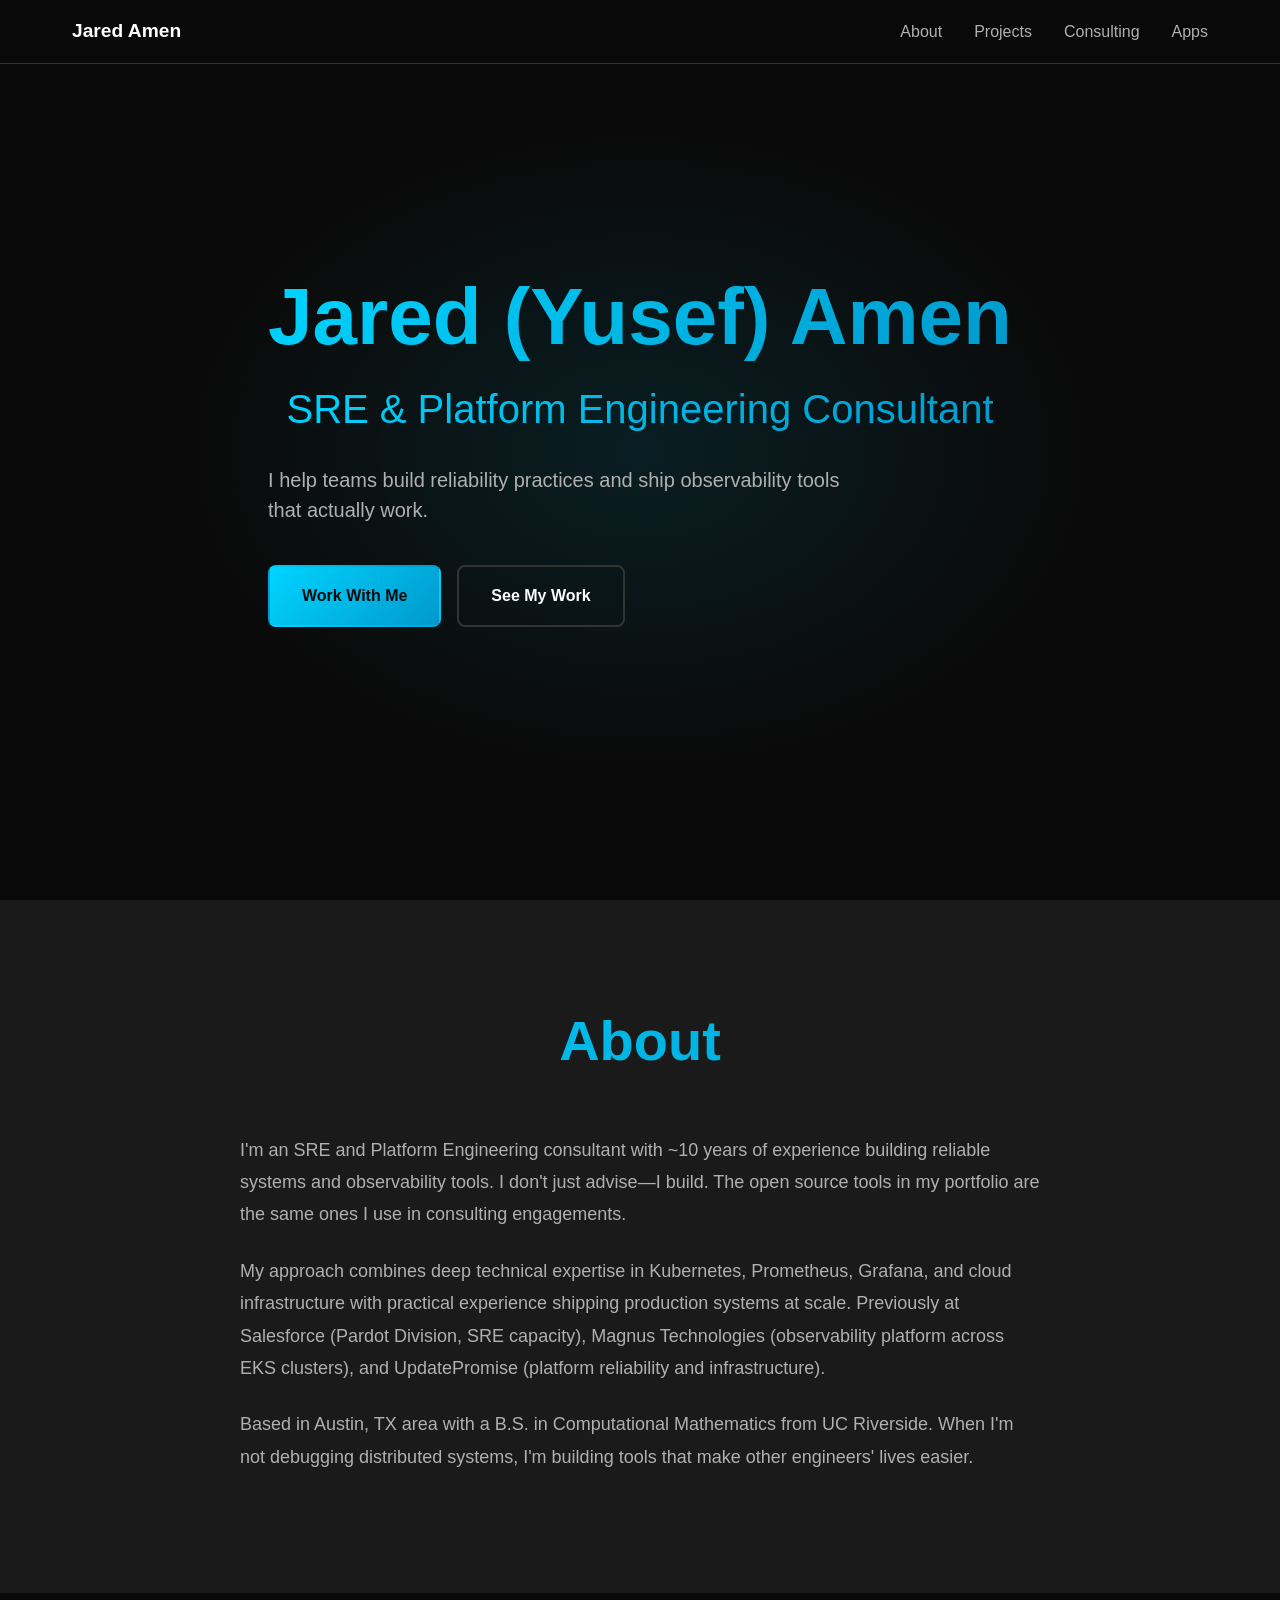
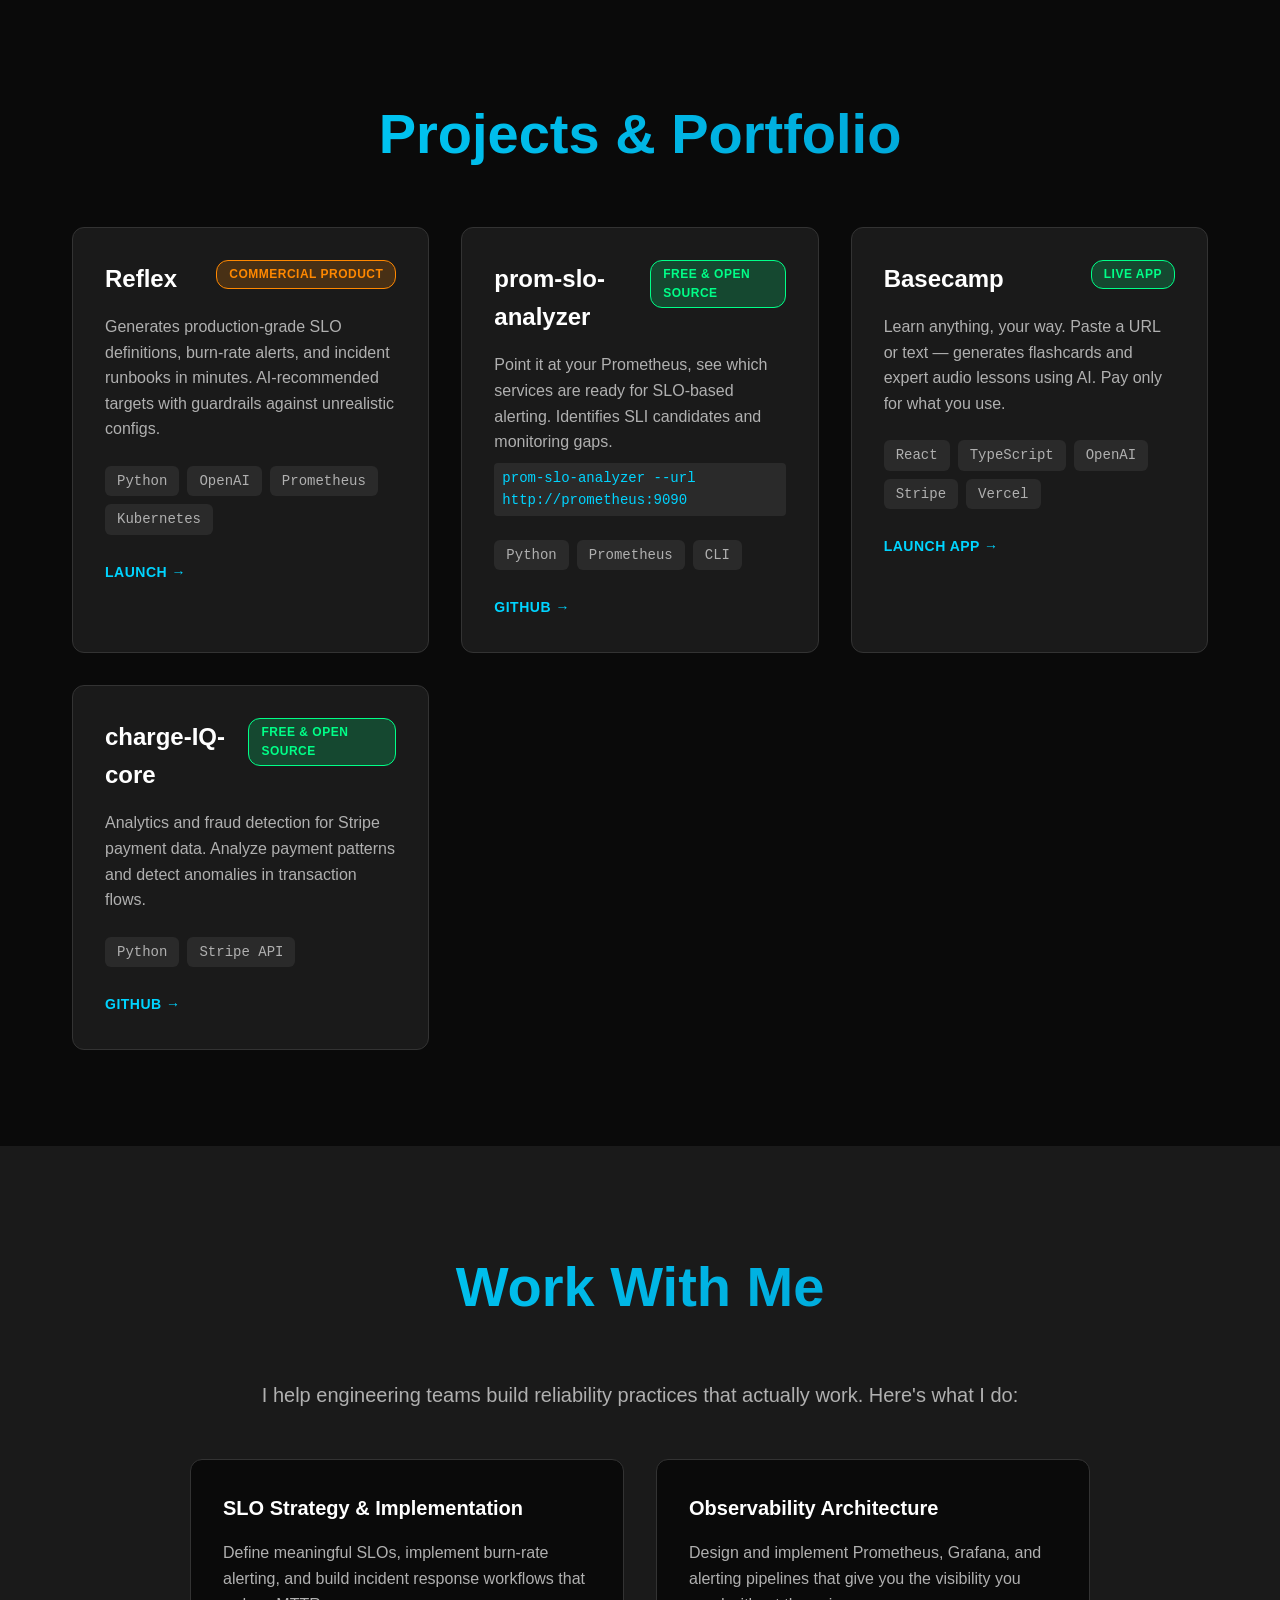
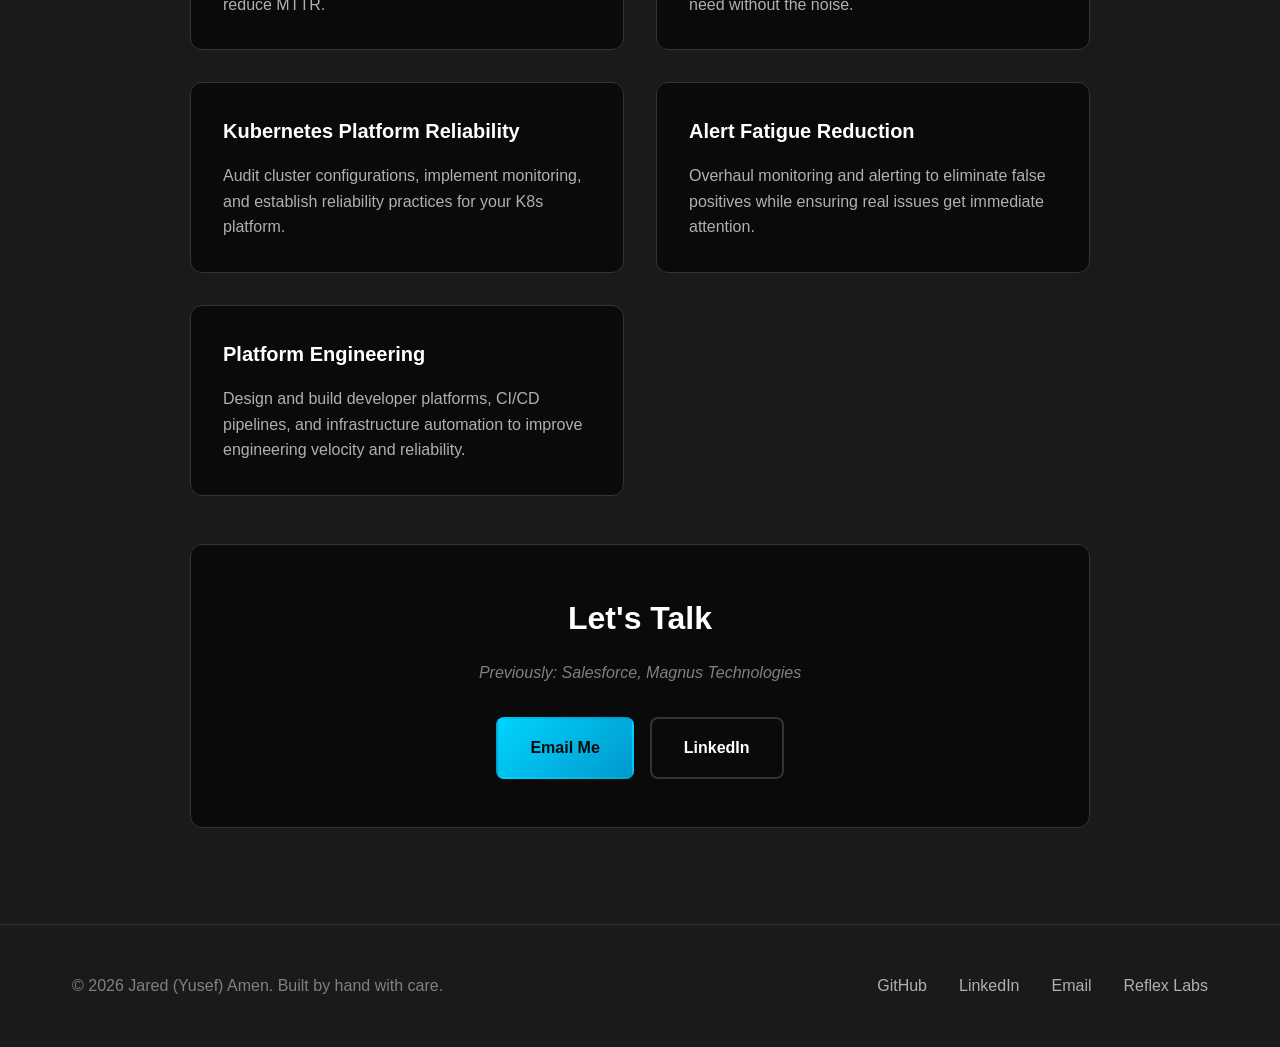
<file: index.html>
<!DOCTYPE html>
<html lang="en">
<head>
    <meta charset="UTF-8">
    <meta name="viewport" content="width=device-width, initial-scale=1.0">
    <title>Jared (Yusef) Amen - SRE & Platform Engineering Consultant</title>
    <meta name="description" content="SRE & Platform Engineering Consultant helping teams build reliability practices and ship observability tools that actually work.">
    
    <!-- Open Graph / Facebook -->
    <meta property="og:type" content="website">
    <meta property="og:url" content="https://jaredamen.github.io/">
    <meta property="og:title" content="Jared (Yusef) Amen - SRE & Platform Engineering Consultant">
    <meta property="og:description" content="SRE & Platform Engineering Consultant helping teams build reliability practices and ship observability tools that actually work.">
    
    <!-- Twitter -->
    <meta property="twitter:card" content="summary_large_image">
    <meta property="twitter:url" content="https://jaredamen.github.io/">
    <meta property="twitter:title" content="Jared (Yusef) Amen - SRE & Platform Engineering Consultant">
    <meta property="twitter:description" content="SRE & Platform Engineering Consultant helping teams build reliability practices and ship observability tools that actually work.">
    
    <link rel="stylesheet" href="style.css">
    <link rel="icon" type="image/svg+xml" href="assets/favicon.svg">
</head>
<body>
    <nav class="nav">
        <div class="nav-container">
            <a href="#home" class="nav-logo">Jared Amen</a>
            <div class="nav-links">
                <a href="#about">About</a>
                <a href="#projects">Projects</a>
                <a href="#consulting">Consulting</a>
                <a href="/apps/">Apps</a>
            </div>
        </div>
    </nav>

    <main>
        <section id="home" class="hero">
            <div class="container">
                <h1 class="hero-title">Jared (Yusef) Amen</h1>
                <h2 class="hero-subtitle">SRE & Platform Engineering Consultant</h2>
                <p class="hero-description">I help teams build reliability practices and ship observability tools that actually work.</p>
                <div class="hero-buttons">
                    <a href="#consulting" class="btn btn-primary">Work With Me</a>
                    <a href="#projects" class="btn btn-secondary">See My Work</a>
                </div>
            </div>
        </section>

        <section id="about" class="about">
            <div class="container">
                <h2>About</h2>
                <div class="about-content">
                    <p>I'm an SRE and Platform Engineering consultant with ~10 years of experience building reliable systems and observability tools. I don't just advise—I build. The open source tools in my portfolio are the same ones I use in consulting engagements.</p>
                    
                    <p>My approach combines deep technical expertise in Kubernetes, Prometheus, Grafana, and cloud infrastructure with practical experience shipping production systems at scale. Previously at Salesforce (Pardot Division, SRE capacity), Magnus Technologies (observability platform across EKS clusters), and UpdatePromise (platform reliability and infrastructure).</p>
                    
                    <p>Based in Austin, TX area with a B.S. in Computational Mathematics from UC Riverside. When I'm not debugging distributed systems, I'm building tools that make other engineers' lives easier.</p>
                </div>
            </div>
        </section>

        <section id="projects" class="projects">
            <div class="container">
                <h2>Projects & Portfolio</h2>
                <div class="projects-grid">
                    
                    <div class="project-card">
                        <div class="project-header">
                            <h3>Reflex</h3>
                            <span class="project-badge commercial">Commercial Product</span>
                        </div>
                        <p class="project-description">Generates production-grade SLO definitions, burn-rate alerts, and incident runbooks in minutes. AI-recommended targets with guardrails against unrealistic configs.</p>
                        <div class="project-tags">
                            <span class="tag">Python</span>
                            <span class="tag">OpenAI</span>
                            <span class="tag">Prometheus</span>
                            <span class="tag">Kubernetes</span>
                        </div>
                        <a href="https://reflexslo.io" class="project-link" aria-label="Visit Reflex">Launch →</a>
                    </div>

                    <div class="project-card">
                        <div class="project-header">
                            <h3>prom-slo-analyzer</h3>
                            <span class="project-badge open-source">Free & Open Source</span>
                        </div>
                        <p class="project-description">Point it at your Prometheus, see which services are ready for SLO-based alerting. Identifies SLI candidates and monitoring gaps. <br><code>prom-slo-analyzer --url http://prometheus:9090</code></p>
                        <div class="project-tags">
                            <span class="tag">Python</span>
                            <span class="tag">Prometheus</span>
                            <span class="tag">CLI</span>
                        </div>
                        <a href="https://github.com/jaredamen/prom-slo-analyzer" class="project-link" aria-label="Visit prom-slo-analyzer on GitHub">GitHub →</a>
                    </div>



                    <div class="project-card">
                        <div class="project-header">
                            <h3>Basecamp</h3>
                            <span class="project-badge open-source">Live App</span>
                        </div>
                        <p class="project-description">Learn anything, your way. Paste a URL or text — generates flashcards and expert audio lessons using AI. Pay only for what you use.</p>
                        <div class="project-tags">
                            <span class="tag">React</span>
                            <span class="tag">TypeScript</span>
                            <span class="tag">OpenAI</span>
                            <span class="tag">Stripe</span>
                            <span class="tag">Vercel</span>
                        </div>
                        <a href="https://basecamp-pink.vercel.app" class="project-link" aria-label="Launch Basecamp">Launch App →</a>
                    </div>


                    <div class="project-card">
                        <div class="project-header">
                            <h3>charge-IQ-core</h3>
                            <span class="project-badge open-source">Free & Open Source</span>
                        </div>
                        <p class="project-description">Analytics and fraud detection for Stripe payment data. Analyze payment patterns and detect anomalies in transaction flows.</p>
                        <div class="project-tags">
                            <span class="tag">Python</span>
                            <span class="tag">Stripe API</span>
                        </div>
                        <a href="https://github.com/jaredamen/charge-IQ-core" class="project-link" aria-label="Visit charge-IQ-core on GitHub">GitHub →</a>
                    </div>

                </div>
            </div>
        </section>

        <section id="consulting" class="consulting">
            <div class="container">
                <h2>Work With Me</h2>
                <div class="consulting-content">
                    <p class="consulting-intro">I help engineering teams build reliability practices that actually work. Here's what I do:</p>
                    
                    <div class="services-grid">
                        <div class="service">
                            <h3>SLO Strategy & Implementation</h3>
                            <p>Define meaningful SLOs, implement burn-rate alerting, and build incident response workflows that reduce MTTR.</p>
                        </div>
                        <div class="service">
                            <h3>Observability Architecture</h3>
                            <p>Design and implement Prometheus, Grafana, and alerting pipelines that give you the visibility you need without the noise.</p>
                        </div>
                        <div class="service">
                            <h3>Kubernetes Platform Reliability</h3>
                            <p>Audit cluster configurations, implement monitoring, and establish reliability practices for your K8s platform.</p>
                        </div>
                        <div class="service">
                            <h3>Alert Fatigue Reduction</h3>
                            <p>Overhaul monitoring and alerting to eliminate false positives while ensuring real issues get immediate attention.</p>
                        </div>
                        <div class="service">
                            <h3>Platform Engineering</h3>
                            <p>Design and build developer platforms, CI/CD pipelines, and infrastructure automation to improve engineering velocity and reliability.</p>
                        </div>
                    </div>

                    <div class="contact-section">
                        <h3>Let's Talk</h3>
                        <p>Previously: Salesforce, Magnus Technologies</p>
                        <div class="contact-links">
                            <a href="mailto:jared.yusef@gmail.com" class="btn btn-primary">Email Me</a>
                            <a href="https://www.linkedin.com/in/jaredev/" class="btn btn-secondary">LinkedIn</a>
                        </div>
                    </div>
                </div>
            </div>
        </section>
    </main>

    <footer class="footer">
        <div class="container">
            <div class="footer-content">
                <p>&copy; 2026 Jared (Yusef) Amen. Built by hand with care.</p>
                <div class="footer-links">
                    <a href="https://github.com/jaredamen" aria-label="GitHub Profile">GitHub</a>
                    <a href="https://www.linkedin.com/in/jaredev/" aria-label="LinkedIn Profile">LinkedIn</a>
                    <a href="mailto:jared.yusef@gmail.com" aria-label="Email">Email</a>
                    <a href="#" aria-label="Reflex Labs">Reflex Labs</a>
                </div>
            </div>
        </div>
    </footer>

    <script>
        // Smooth scrolling for navigation links
        document.querySelectorAll('a[href^="#"]').forEach(anchor => {
            anchor.addEventListener('click', function (e) {
                e.preventDefault();
                const target = document.querySelector(this.getAttribute('href'));
                if (target) {
                    target.scrollIntoView({
                        behavior: 'smooth',
                        block: 'start'
                    });
                }
            });
        });

        // Update active nav link on scroll
        window.addEventListener('scroll', () => {
            const sections = document.querySelectorAll('section[id]');
            const navLinks = document.querySelectorAll('.nav-links a');
            
            let currentSection = '';
            sections.forEach(section => {
                const sectionTop = section.offsetTop - 100;
                if (window.scrollY >= sectionTop) {
                    currentSection = section.getAttribute('id');
                }
            });

            navLinks.forEach(link => {
                link.classList.remove('active');
                if (link.getAttribute('href') === `#${currentSection}`) {
                    link.classList.add('active');
                }
            });
        });
    </script>
</body>
</html>
</file>
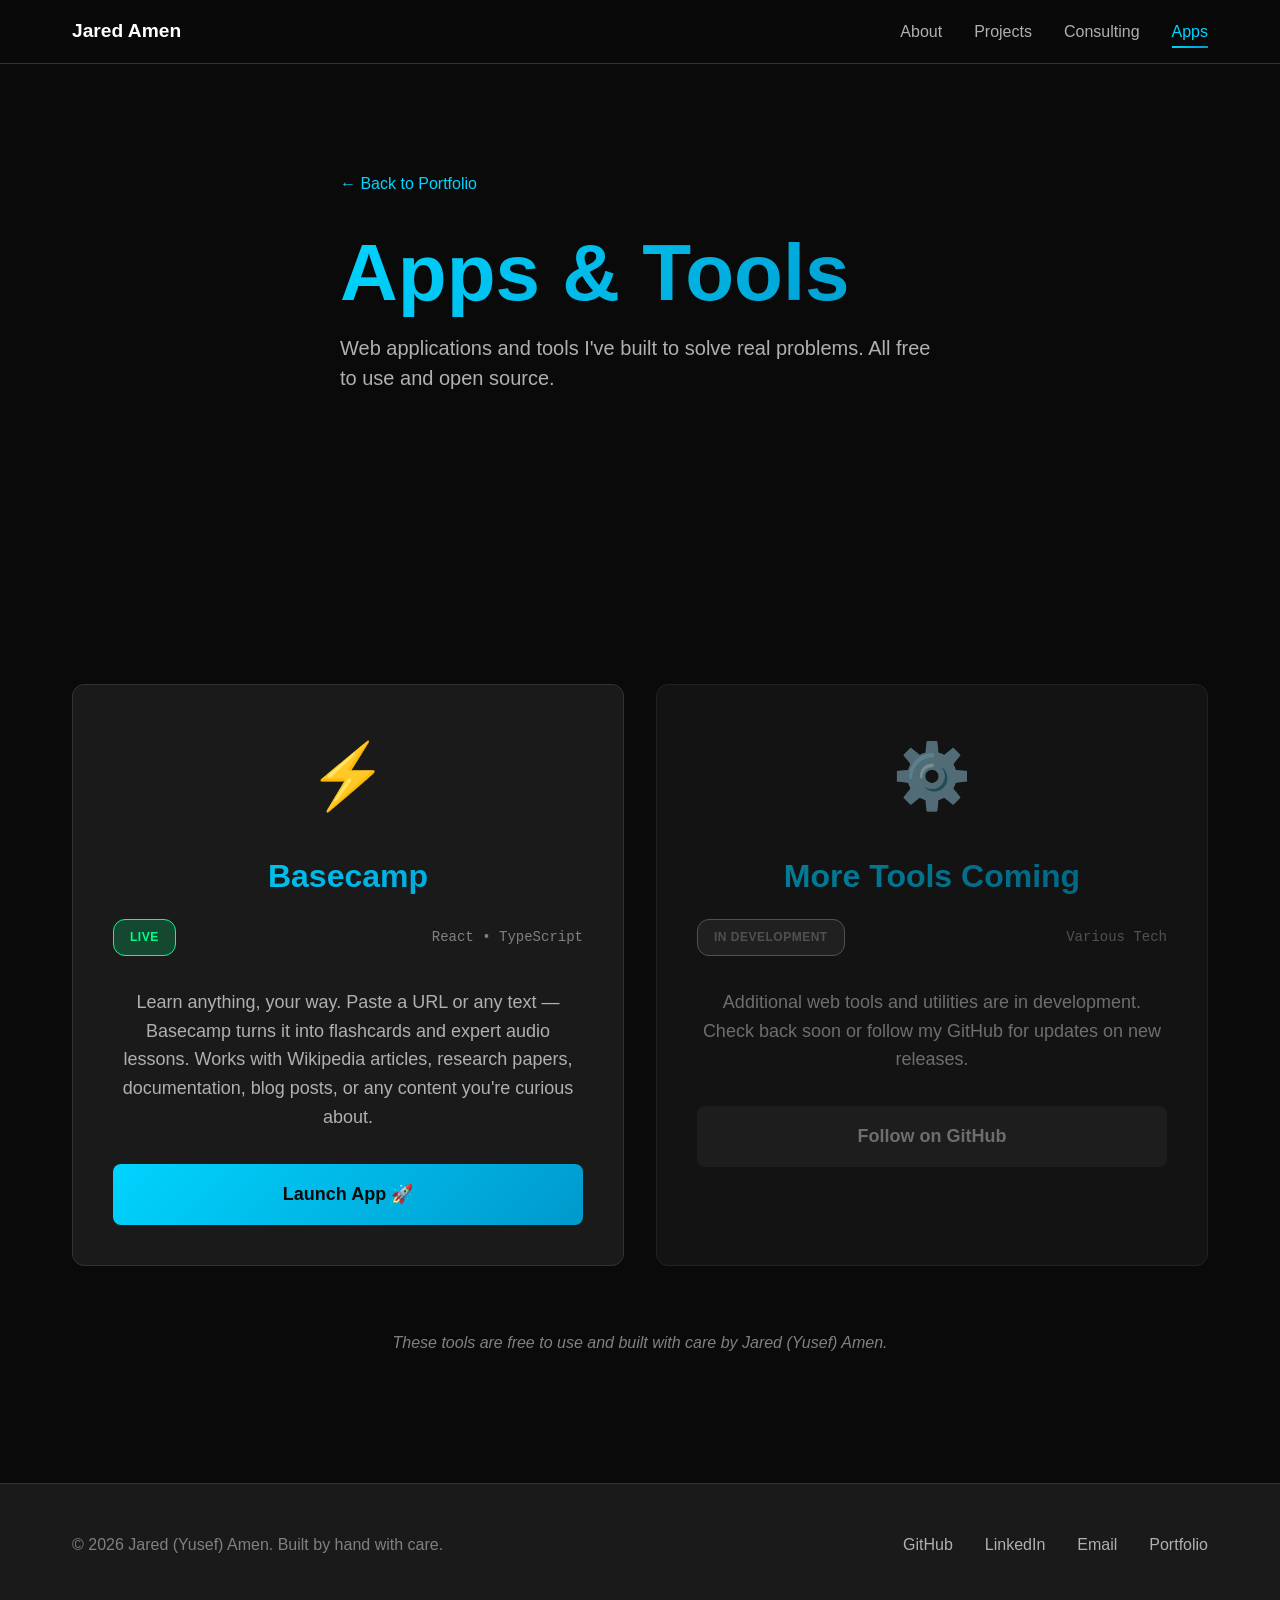
<file: apps/index.html>
<!DOCTYPE html>
<html lang="en">
<head>
    <meta charset="UTF-8">
    <meta name="viewport" content="width=device-width, initial-scale=1.0">
    <title>Apps - Jared (Yusef) Amen</title>
    <meta name="description" content="Web applications and tools built by Jared (Yusef) Amen. Free to use and open source.">
    
    <!-- Open Graph / Facebook -->
    <meta property="og:type" content="website">
    <meta property="og:url" content="https://jaredamen.github.io/apps/">
    <meta property="og:title" content="Apps - Jared (Yusef) Amen">
    <meta property="og:description" content="Web applications and tools built by Jared (Yusef) Amen. Free to use and open source.">
    
    <!-- Twitter -->
    <meta property="twitter:card" content="summary_large_image">
    <meta property="twitter:url" content="https://jaredamen.github.io/apps/">
    <meta property="twitter:title" content="Apps - Jared (Yusef) Amen">
    <meta property="twitter:description" content="Web applications and tools built by Jared (Yusef) Amen. Free to use and open source.">
    
    <link rel="stylesheet" href="../style.css">
    <link rel="icon" type="image/svg+xml" href="../assets/favicon.svg">
    
    <style>
        .apps-hero {
            padding: 8rem 0 4rem 0;
            min-height: 60vh;
            display: flex;
            align-items: center;
        }
        
        .apps-grid {
            display: grid;
            grid-template-columns: repeat(auto-fit, minmax(350px, 1fr));
            gap: 2rem;
            margin: 3rem 0;
        }
        
        .app-card {
            background: var(--bg-secondary);
            border: 1px solid var(--border-color);
            border-radius: 12px;
            padding: 2.5rem;
            text-align: center;
            transition: all 0.3s ease;
            position: relative;
            overflow: hidden;
        }
        
        .app-card::before {
            content: '';
            position: absolute;
            top: 0;
            left: 0;
            right: 0;
            height: 3px;
            background: var(--gradient);
            opacity: 0;
            transition: opacity 0.3s ease;
        }
        
        .app-card:hover {
            transform: translateY(-4px);
            box-shadow: var(--shadow);
            border-color: var(--accent-primary);
        }
        
        .app-card:hover::before {
            opacity: 1;
        }
        
        .app-icon {
            font-size: 4rem;
            margin-bottom: 1.5rem;
            display: block;
        }
        
        .app-title {
            font-size: 2rem;
            font-weight: 700;
            color: var(--text-primary);
            margin-bottom: 1rem;
        }
        
        .app-description {
            color: var(--text-secondary);
            line-height: 1.6;
            margin-bottom: 2rem;
            font-size: 1.125rem;
        }
        
        .app-meta {
            display: flex;
            justify-content: space-between;
            align-items: center;
            margin-bottom: 2rem;
            flex-wrap: wrap;
            gap: 1rem;
        }
        
        .app-status {
            font-size: 0.75rem;
            font-weight: 600;
            padding: 0.5rem 1rem;
            border-radius: 12px;
            text-transform: uppercase;
            letter-spacing: 0.5px;
            background: rgba(0, 255, 136, 0.2);
            color: var(--accent-success);
            border: 1px solid var(--accent-success);
        }
        
        .app-type {
            font-size: 0.875rem;
            color: var(--text-muted);
            font-family: var(--font-mono);
        }
        
        .launch-btn {
            display: inline-flex;
            align-items: center;
            justify-content: center;
            width: 100%;
            padding: 1rem 2rem;
            background: var(--gradient);
            color: var(--bg-primary);
            text-decoration: none;
            font-weight: 600;
            font-size: 1.125rem;
            border-radius: 8px;
            transition: all 0.3s ease;
            gap: 0.5rem;
        }
        
        .launch-btn:hover {
            transform: translateY(-2px);
            box-shadow: var(--shadow);
        }
        
        .back-link {
            color: var(--accent-primary);
            text-decoration: none;
            font-weight: 500;
            display: inline-flex;
            align-items: center;
            gap: 0.5rem;
            margin-bottom: 2rem;
            transition: color 0.3s ease;
        }
        
        .back-link:hover {
            color: var(--text-primary);
        }
        
        .apps-footer-note {
            text-align: center;
            color: var(--text-muted);
            margin: 4rem 0 2rem 0;
            font-style: italic;
        }
    </style>
</head>
<body>
    <nav class="nav">
        <div class="nav-container">
            <a href="/" class="nav-logo">Jared Amen</a>
            <div class="nav-links">
                <a href="/#about">About</a>
                <a href="/#projects">Projects</a>
                <a href="/#consulting">Consulting</a>
                <a href="/apps/" class="active">Apps</a>
            </div>
        </div>
    </nav>

    <main>
        <section class="apps-hero">
            <div class="container">
                <a href="/" class="back-link">
                    ← Back to Portfolio
                </a>
                <h1 class="hero-title">Apps & Tools</h1>
                <p class="hero-description">
                    Web applications and tools I've built to solve real problems. 
                    All free to use and open source.
                </p>
            </div>
        </section>

        <section class="apps-section">
            <div class="container">
                <div class="apps-grid">
                    
                    <div class="app-card">
                        <span class="app-icon">⚡</span>
                        <h2 class="app-title">Basecamp</h2>
                        <div class="app-meta">
                            <span class="app-status">Live</span>
                            <span class="app-type">React • TypeScript</span>
                        </div>
                        <p class="app-description">
                            Learn anything, your way. Paste a URL or any text — Basecamp turns it into flashcards and expert audio lessons.
                            Works with Wikipedia articles, research papers, documentation, blog posts, or any content you're curious about.
                        </p>
                        <a href="https://basecamp-pink.vercel.app" class="launch-btn">
                            Launch App 🚀
                        </a>
                    </div>
                    
                    <div class="app-card" style="opacity: 0.6;">
                        <span class="app-icon">⚙️</span>
                        <h2 class="app-title">More Tools Coming</h2>
                        <div class="app-meta">
                            <span class="app-status" style="background: rgba(128, 128, 128, 0.2); color: var(--text-muted); border-color: var(--text-muted);">
                                In Development
                            </span>
                            <span class="app-type">Various Tech</span>
                        </div>
                        <p class="app-description">
                            Additional web tools and utilities are in development. 
                            Check back soon or follow my GitHub for updates on new releases.
                        </p>
                        <a href="https://github.com/jaredamen" class="launch-btn" style="background: var(--bg-tertiary); color: var(--text-secondary);">
                            Follow on GitHub
                        </a>
                    </div>

                </div>
                
                <div class="apps-footer-note">
                    <p>These tools are free to use and built with care by Jared (Yusef) Amen.</p>
                </div>
            </div>
        </section>
    </main>

    <footer class="footer">
        <div class="container">
            <div class="footer-content">
                <p>&copy; 2026 Jared (Yusef) Amen. Built by hand with care.</p>
                <div class="footer-links">
                    <a href="https://github.com/jaredamen" aria-label="GitHub Profile">GitHub</a>
                    <a href="https://www.linkedin.com/in/jaredev/" aria-label="LinkedIn Profile">LinkedIn</a>
                    <a href="mailto:jared.yusef@gmail.com" aria-label="Email">Email</a>
                    <a href="/" aria-label="Portfolio">Portfolio</a>
                </div>
            </div>
        </div>
    </footer>

    <script>
        // Smooth scrolling for navigation links
        document.querySelectorAll('a[href^="#"]').forEach(anchor => {
            anchor.addEventListener('click', function (e) {
                e.preventDefault();
                const target = document.querySelector(this.getAttribute('href'));
                if (target) {
                    target.scrollIntoView({
                        behavior: 'smooth',
                        block: 'start'
                    });
                }
            });
        });
    </script>
</body>
</html>
</file>
<file: style.css>
/* Reset and base styles */
* {
    margin: 0;
    padding: 0;
    box-sizing: border-box;
}

:root {
    --bg-primary: #0a0a0a;
    --bg-secondary: #1a1a1a;
    --bg-tertiary: #2a2a2a;
    --text-primary: #ffffff;
    --text-secondary: #b0b0b0;
    --text-muted: #808080;
    --accent-primary: #00d4ff;
    --accent-secondary: #0099cc;
    --accent-success: #00ff88;
    --accent-warning: #ff8800;
    --border-color: #333333;
    --shadow: 0 4px 20px rgba(0, 0, 0, 0.3);
    --gradient: linear-gradient(135deg, var(--accent-primary), var(--accent-secondary));
    
    --font-sans: -apple-system, BlinkMacSystemFont, "Segoe UI", Roboto, sans-serif;
    --font-mono: "SF Mono", "Monaco", "Cascadia Code", "Roboto Mono", monospace;
}

html {
    scroll-behavior: smooth;
}

body {
    font-family: var(--font-sans);
    background-color: var(--bg-primary);
    color: var(--text-primary);
    line-height: 1.6;
    font-size: 16px;
}

/* Container */
.container {
    max-width: 1200px;
    margin: 0 auto;
    padding: 0 2rem;
}

/* Navigation */
.nav {
    position: fixed;
    top: 0;
    left: 0;
    right: 0;
    background: rgba(10, 10, 10, 0.95);
    backdrop-filter: blur(10px);
    z-index: 1000;
    border-bottom: 1px solid var(--border-color);
}

.nav-container {
    max-width: 1200px;
    margin: 0 auto;
    padding: 1rem 2rem;
    display: flex;
    justify-content: space-between;
    align-items: center;
}

.nav-logo {
    font-weight: 700;
    font-size: 1.2rem;
    color: var(--text-primary);
    text-decoration: none;
}

.nav-links {
    display: flex;
    gap: 2rem;
}

.nav-links a {
    color: var(--text-secondary);
    text-decoration: none;
    font-weight: 500;
    transition: color 0.3s ease;
    position: relative;
}

.nav-links a:hover,
.nav-links a.active {
    color: var(--accent-primary);
}

.nav-links a::after {
    content: '';
    position: absolute;
    bottom: -4px;
    left: 0;
    width: 0;
    height: 2px;
    background: var(--gradient);
    transition: width 0.3s ease;
}

.nav-links a:hover::after,
.nav-links a.active::after {
    width: 100%;
}

/* Hero Section */
.hero {
    min-height: 100vh;
    display: flex;
    align-items: center;
    background: radial-gradient(ellipse at center, rgba(0, 212, 255, 0.1) 0%, transparent 50%);
}

.hero-title {
    font-size: clamp(3rem, 8vw, 5rem);
    font-weight: 800;
    line-height: 1.1;
    margin-bottom: 1rem;
    background: var(--gradient);
    -webkit-background-clip: text;
    -webkit-text-fill-color: transparent;
    background-clip: text;
}

.hero-subtitle {
    font-size: clamp(1.5rem, 4vw, 2.5rem);
    color: var(--text-secondary);
    font-weight: 300;
    margin-bottom: 1.5rem;
}

.hero-description {
    font-size: 1.25rem;
    color: var(--text-secondary);
    max-width: 600px;
    margin-bottom: 2.5rem;
    line-height: 1.5;
}

.hero-buttons {
    display: flex;
    gap: 1rem;
    flex-wrap: wrap;
}

/* Buttons */
.btn {
    display: inline-flex;
    align-items: center;
    padding: 1rem 2rem;
    border-radius: 8px;
    text-decoration: none;
    font-weight: 600;
    font-size: 1rem;
    transition: all 0.3s ease;
    border: 2px solid transparent;
}

.btn-primary {
    background: var(--gradient);
    color: var(--bg-primary);
}

.btn-primary:hover {
    transform: translateY(-2px);
    box-shadow: var(--shadow);
}

.btn-secondary {
    background: transparent;
    color: var(--text-primary);
    border-color: var(--border-color);
}

.btn-secondary:hover {
    border-color: var(--accent-primary);
    background: rgba(0, 212, 255, 0.1);
}

/* Sections */
section {
    padding: 6rem 0;
}

section h2 {
    font-size: clamp(2.5rem, 5vw, 3.5rem);
    font-weight: 700;
    margin-bottom: 3rem;
    text-align: center;
    background: var(--gradient);
    -webkit-background-clip: text;
    -webkit-text-fill-color: transparent;
    background-clip: text;
}

/* About Section */
.about {
    background: var(--bg-secondary);
}

.about-content {
    max-width: 800px;
    margin: 0 auto;
    font-size: 1.125rem;
    line-height: 1.8;
    color: var(--text-secondary);
}

.about-content p {
    margin-bottom: 1.5rem;
}

/* Projects Section */
.projects-grid {
    display: grid;
    grid-template-columns: repeat(auto-fit, minmax(350px, 1fr));
    gap: 2rem;
    margin-top: 3rem;
}

.project-card {
    background: var(--bg-secondary);
    border: 1px solid var(--border-color);
    border-radius: 12px;
    padding: 2rem;
    transition: all 0.3s ease;
    position: relative;
    overflow: hidden;
}

.project-card::before {
    content: '';
    position: absolute;
    top: 0;
    left: 0;
    right: 0;
    height: 3px;
    background: var(--gradient);
    opacity: 0;
    transition: opacity 0.3s ease;
}

.project-card:hover {
    transform: translateY(-4px);
    box-shadow: var(--shadow);
    border-color: var(--accent-primary);
}

.project-card:hover::before {
    opacity: 1;
}

.project-header {
    display: flex;
    justify-content: space-between;
    align-items: flex-start;
    margin-bottom: 1rem;
}

.project-header h3 {
    font-size: 1.5rem;
    font-weight: 700;
    color: var(--text-primary);
}

.project-badge {
    font-size: 0.75rem;
    font-weight: 600;
    padding: 0.25rem 0.75rem;
    border-radius: 12px;
    text-transform: uppercase;
    letter-spacing: 0.5px;
}

.project-badge.commercial {
    background: rgba(255, 136, 0, 0.2);
    color: var(--accent-warning);
    border: 1px solid var(--accent-warning);
}

.project-badge.open-source {
    background: rgba(0, 255, 136, 0.2);
    color: var(--accent-success);
    border: 1px solid var(--accent-success);
}

.project-description {
    color: var(--text-secondary);
    margin-bottom: 1.5rem;
    line-height: 1.6;
}

.project-description code {
    background: var(--bg-tertiary);
    color: var(--accent-primary);
    padding: 0.25rem 0.5rem;
    border-radius: 4px;
    font-family: var(--font-mono);
    font-size: 0.875rem;
    display: inline-block;
    margin-top: 0.5rem;
}

.project-tags {
    display: flex;
    flex-wrap: wrap;
    gap: 0.5rem;
    margin-bottom: 1.5rem;
}

.tag {
    font-size: 0.875rem;
    padding: 0.25rem 0.75rem;
    background: var(--bg-tertiary);
    color: var(--text-secondary);
    border-radius: 6px;
    font-family: var(--font-mono);
}

.project-link {
    color: var(--accent-primary);
    text-decoration: none;
    font-weight: 600;
    font-size: 0.875rem;
    text-transform: uppercase;
    letter-spacing: 0.5px;
    transition: color 0.3s ease;
}

.project-link:hover {
    color: var(--text-primary);
}

/* Consulting Section */
.consulting {
    background: var(--bg-secondary);
}

.consulting-content {
    max-width: 900px;
    margin: 0 auto;
}

.consulting-intro {
    font-size: 1.25rem;
    color: var(--text-secondary);
    text-align: center;
    margin-bottom: 3rem;
}

.services-grid {
    display: grid;
    grid-template-columns: repeat(auto-fit, minmax(300px, 1fr));
    gap: 2rem;
    margin-bottom: 3rem;
}

.service {
    background: var(--bg-primary);
    padding: 2rem;
    border-radius: 12px;
    border: 1px solid var(--border-color);
}

.service h3 {
    font-size: 1.25rem;
    color: var(--text-primary);
    margin-bottom: 1rem;
}

.service p {
    color: var(--text-secondary);
    line-height: 1.6;
}

.contact-section {
    text-align: center;
    padding: 3rem 2rem;
    background: var(--bg-primary);
    border-radius: 12px;
    border: 1px solid var(--border-color);
}

.contact-section h3 {
    font-size: 2rem;
    color: var(--text-primary);
    margin-bottom: 1rem;
}

.contact-section p {
    color: var(--text-muted);
    margin-bottom: 2rem;
    font-style: italic;
}

.contact-links {
    display: flex;
    gap: 1rem;
    justify-content: center;
    flex-wrap: wrap;
}

/* Footer */
.footer {
    background: var(--bg-secondary);
    border-top: 1px solid var(--border-color);
    padding: 3rem 0;
}

.footer-content {
    display: flex;
    justify-content: space-between;
    align-items: center;
    flex-wrap: wrap;
    gap: 1rem;
}

.footer-content p {
    color: var(--text-muted);
}

.footer-links {
    display: flex;
    gap: 2rem;
}

.footer-links a {
    color: var(--text-secondary);
    text-decoration: none;
    font-weight: 500;
    transition: color 0.3s ease;
}

.footer-links a:hover {
    color: var(--accent-primary);
}

/* Responsive Design */
@media (max-width: 768px) {
    .container {
        padding: 0 1rem;
    }
    
    .nav-container {
        padding: 1rem;
    }
    
    .nav-links {
        gap: 1rem;
    }
    
    .nav-links a {
        font-size: 0.875rem;
    }
    
    section {
        padding: 4rem 0;
    }
    
    .hero-buttons {
        justify-content: center;
    }
    
    .projects-grid {
        grid-template-columns: 1fr;
    }
    
    .services-grid {
        grid-template-columns: 1fr;
    }
    
    .contact-links {
        flex-direction: column;
        align-items: center;
    }
    
    .footer-content {
        flex-direction: column;
        text-align: center;
    }
    
    .footer-links {
        justify-content: center;
    }
}

@media (max-width: 480px) {
    .project-card {
        padding: 1.5rem;
    }
    
    .service {
        padding: 1.5rem;
    }
    
    .contact-section {
        padding: 2rem 1rem;
    }
}

/* Print Styles */
@media print {
    .nav {
        display: none;
    }
    
    section {
        page-break-inside: avoid;
        padding: 2rem 0;
    }
    
    .hero {
        min-height: auto;
        padding: 2rem 0;
    }
    
    .project-card {
        background: white;
        color: black;
        border: 1px solid #ccc;
        box-shadow: none;
        page-break-inside: avoid;
    }
    
    .btn {
        display: none;
    }
    
    a {
        color: black;
        text-decoration: underline;
    }
    
    .project-link::after {
        content: " (" attr(href) ")";
        font-size: 0.75rem;
        color: #666;
    }
}
</file>
